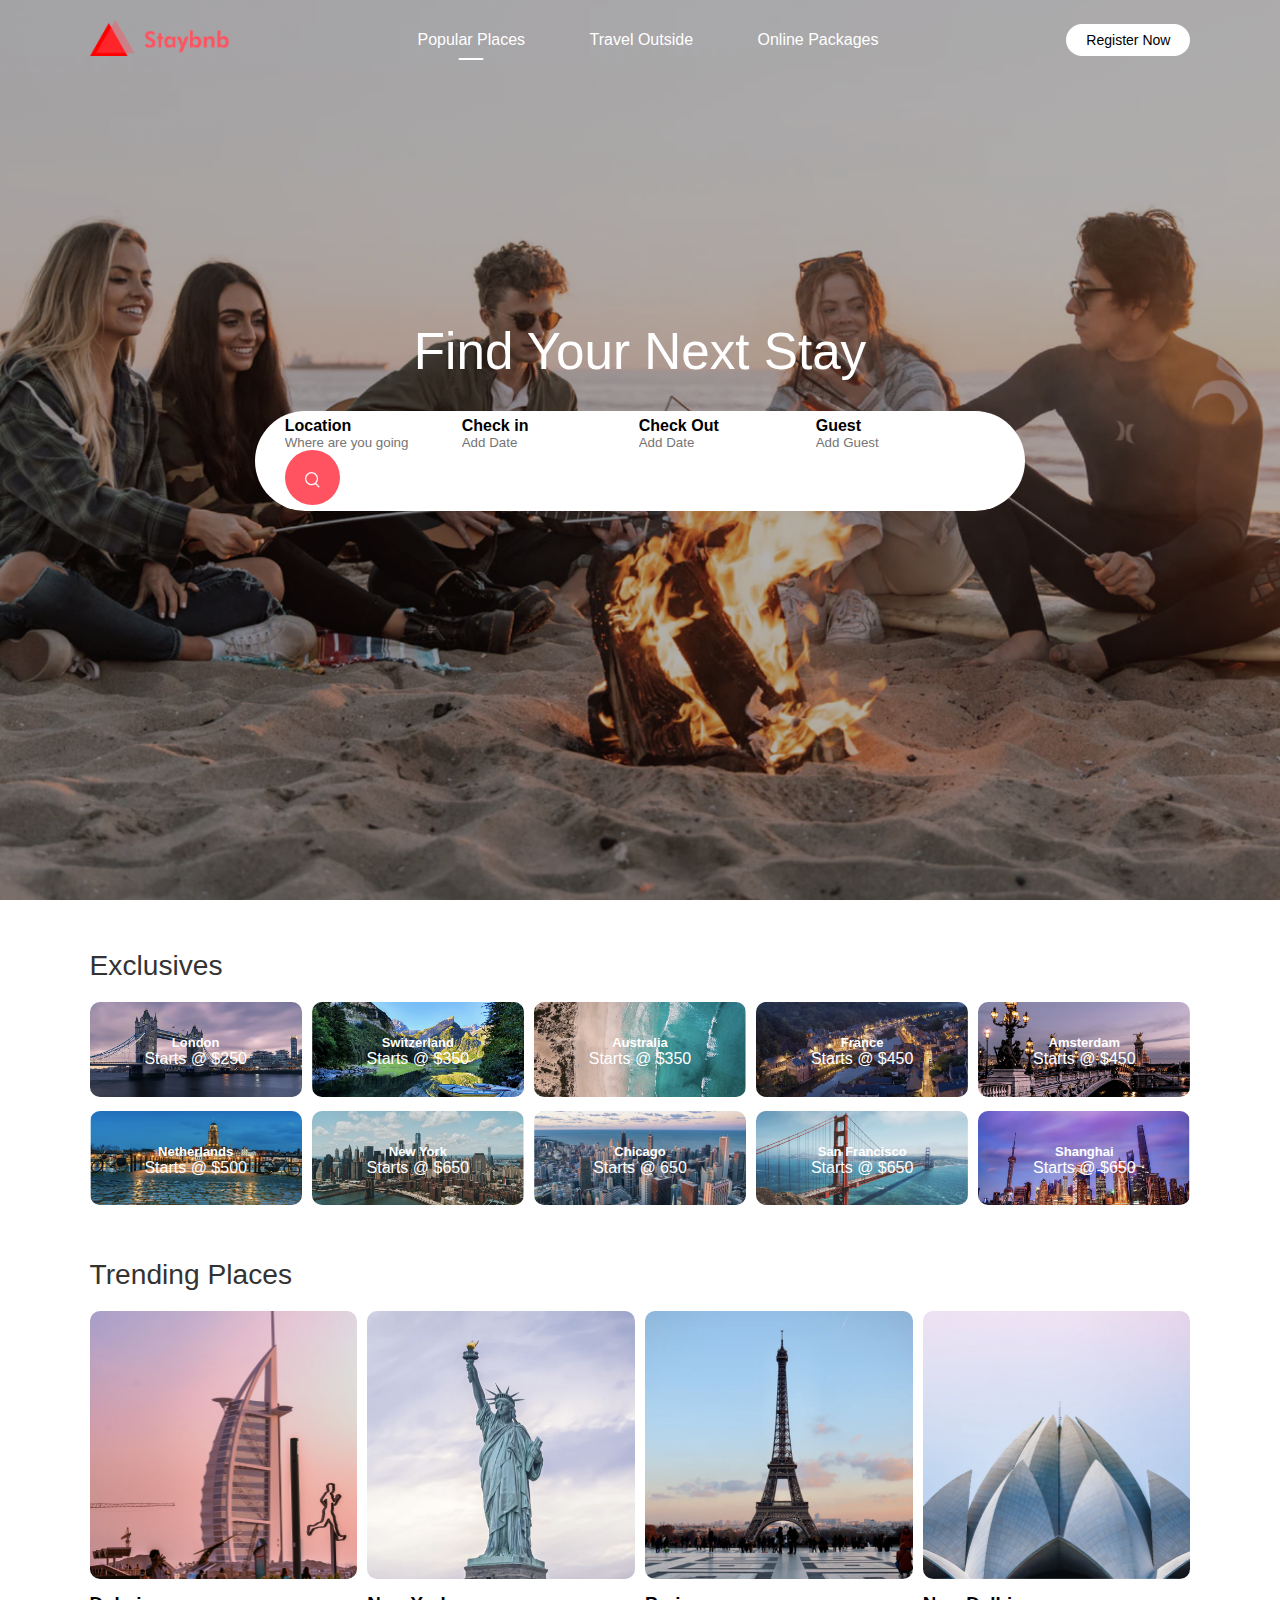
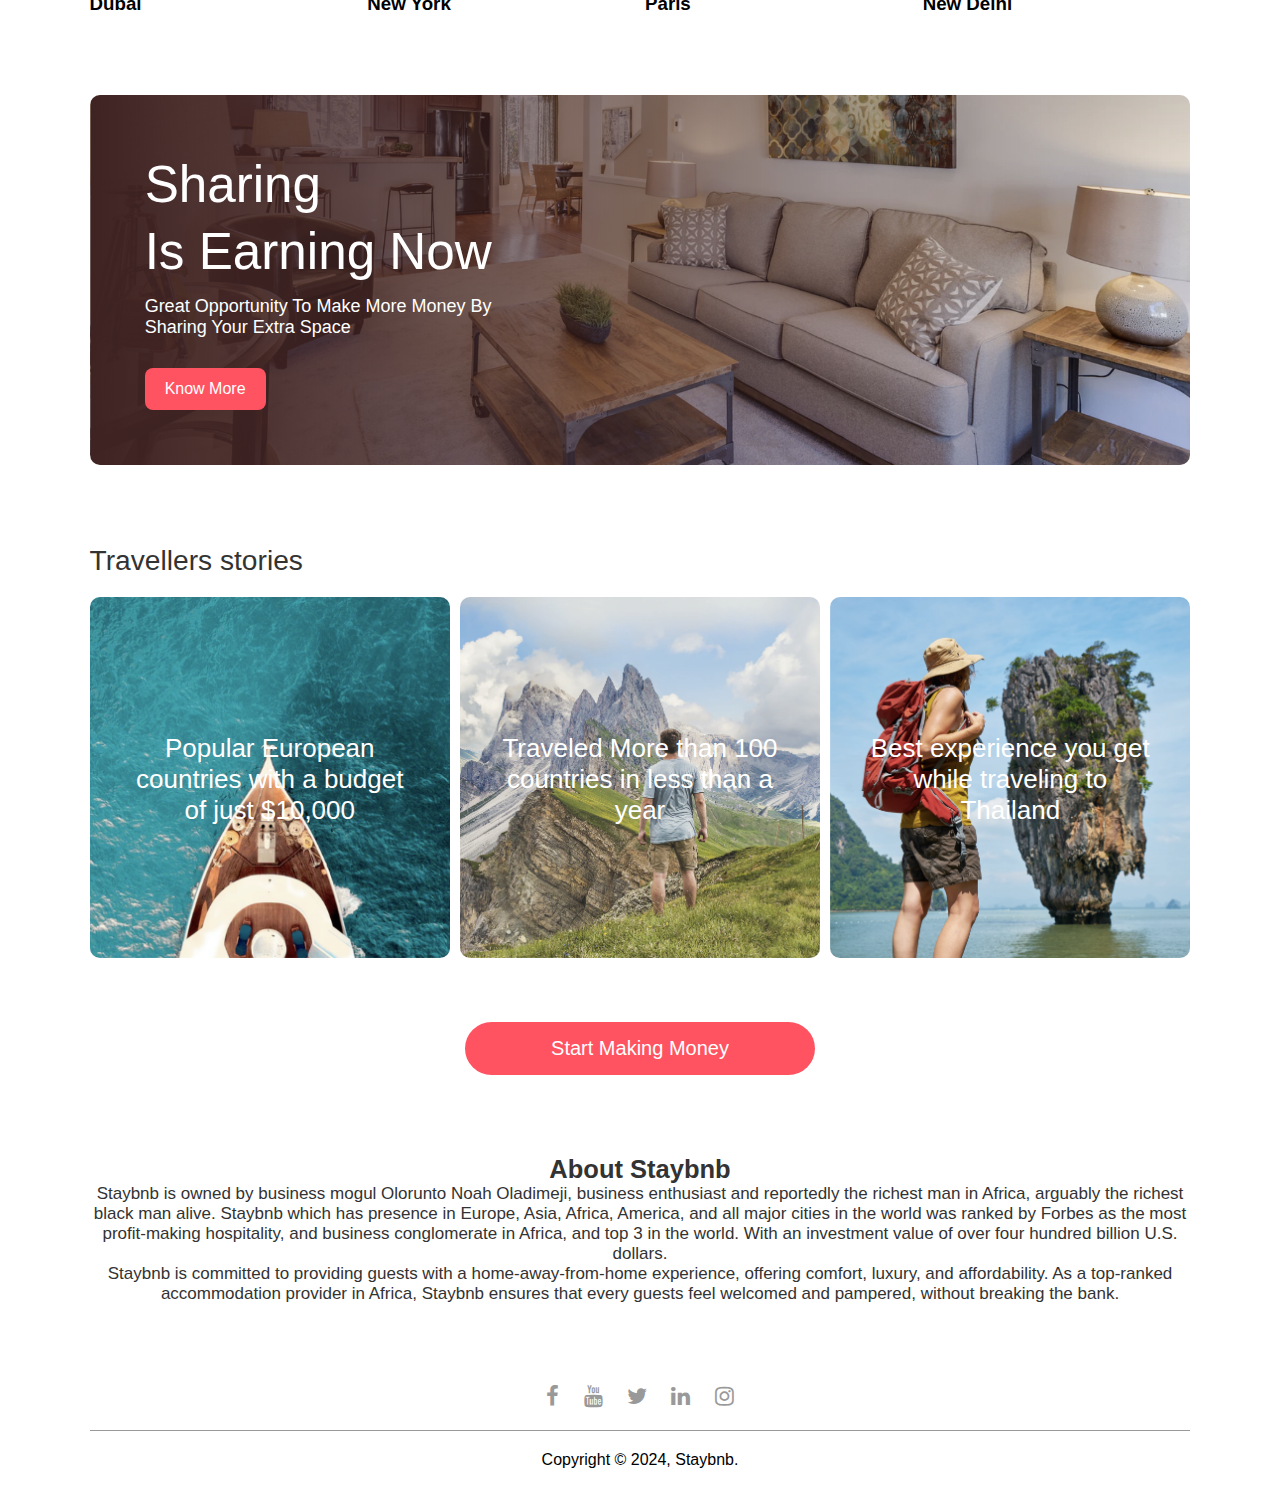
<file: index.html>
<!DOCTYPE html>
<html lang="en">
<head>
    <meta charset="UTF-8">
    <meta name="viewport" content="width=device-width, initial-scale=1.0">
    <title>Staybnb Official</title>
    <link rel="stylesheet" href="https://stackpath.bootstrapcdn.com/font-awesome/4.7.0/css/font-awesome.min.css">
    <link rel="stylesheet" href="style.css">
</head>
<body>
    <div class="header">
        <nav id="navBar">
            <a href="index.html">
                <img src="images/logo-red.png" class="logo">
            </a>

            <ul class="nav-links">
                <li><a href="#" class="active">Popular Places</a></li>
                <li><a href="house.html">Travel Outside</a></li>
                <li><a href="listing.html">Online Packages</a></li>
            </ul>
            <a href="#" class="register-btn">Register Now</a>
            <i class="fa fa-bars" onclick="togglebtn()"></i>
        </nav>
        <div class="container">
            <h1>Find Your Next Stay</h1>
            <div class="search-bar">
                <form>
                    <div>
                        <label>Location</label>
                        <input type="text" placeholder="Where are you going">
                    </div>
                    <div>
                        <label>Check in</label>
                        <input type="text" placeholder="Add Date">
                    </div>
                    <div>
                        <label>Check Out</label>
                        <input type="text" placeholder="Add Date">
                    </div>
                    <div>
                        <label>Guest</label>
                        <input type="text" placeholder="Add Guest">
                    </div>
                    <button type="submit"><img src="images/search.png"></button>

                </form>
            </div>
        </div>
    </div>

    <div class="container">
        <h2 class="sub-title">Exclusives</h2>
        <div class="exclusives">
            <div>
                <img src="images/image-1.png">
                <span>
                    <h3>London</h3>
                    <p>Starts @ $250 </p>
                </span>
            </div>
            <div>
                <img src="images/image-2.png">
                <span>
                    <h3>Switzerland</h3>
                    <p>Starts @ $350 </p>
                </span>
            </div>
            <div>
                <img src="images/image-3.png">
                <span>
                    <h3>Australia</h3>
                    <p>Starts @ $350 </p>
                </span>
            </div>
            <div>
                <img src="images/image-4.png">
                <span>
                    <h3>France</h3>
                    <p>Starts @ $450 </p>
                </span>
            </div>
            <div>
                <img src="images/image-5.png">
                <span>
                    <h3>Amsterdam</h3>
                    <p>Starts @ $450 </p>
                </span>
            </div>
            <div>
                <img src="images/image-6.png">
                <span>
                    <h3>Netherlands</h3>
                    <p>Starts @ $500 </p>
                </span>
            </div>
            <div>
                <img src="images/image-7.png">
                <span>
                    <h3>New York</h3>
                    <p>Starts @ $650 </p>
                </span>
            </div>
            <div>
                <img src="images/image-8.png">
                <span>
                    <h3>Chicago</h3>
                    <p>Starts @ 650 </p>
                </span>
            </div>
            <div>
                <img src="images/image-9.png">
                <span>
                    <h3>San Francisco</h3>
                    <p>Starts @ $650 </p>
                </span>
            </div>
            <div>
                <img src="images/image-10.png">
                <span>
                    <h3>Shanghai</h3>
                    <p>Starts @ $650 </p>
                </span>
            </div>
        </div>
        
        <h2 class="sub-title">Trending  Places</h2>
        <div class="trending">
            <div>
                <img src="images/dubai.png">
                <h3>Dubai</h3>
                </div>
            <div>
                <img src="images/new-york.png">
                <h3>New York</h3>
            </div>
            <div>
                <img src="images/paris.png">
                <h3>Paris</h3>
            </div>
            <div>
                <img src="images/new-delhi.png">
                <h3>New Delhi</h3>
            </div>
        </div>
       
        <div class="cta">
            <h3>Sharing <br>Is Earning Now</h3>
            <p>Great Opportunity To Make More Money By <br>Sharing Your Extra Space</p>
            <a href="#" class="cta-btn">Know More</a>
        </div>

        <h2 class="sub-title">Travellers stories</h2>
        <div class="stories">
            <div>
                <img src="images/story-1.png">
                <p>Popular European countries with a budget of just $10,000</p>
            </div>
            <div>
                <img src="images/story-2.png">
                <p>Traveled More than 100 countries in less than a year</p>
            </div>
            <div>
                <img src="images/story-3.png">
                <p>Best experience you get while traveling to Thailand</p>
            </div>
        </div>
        <a href="#" class="start-btn">Start Making Money</a>
        <div class="about-msg">
            <h2>About Staybnb</h2>
            <p>Staybnb is owned by business mogul Olorunto Noah Oladimeji, business enthusiast and reportedly the richest man in Africa, arguably the richest black man alive. Staybnb
                 which has presence in Europe, Asia, Africa, America, and all major cities in the world was ranked by Forbes as the most profit-making hospitality, and business conglomerate in Africa, and top 3 in the world. With an investment value of over four hundred billion U.S. dollars.
                <br>Staybnb is committed to providing guests with a home-away-from-home experience,
                 offering comfort, luxury, and affordability. As a top-ranked accommodation provider in Africa,
                  Staybnb ensures that every guests feel welcomed and pampered, without breaking the bank.
            </p>
        </div>

        <div class="footer">
            <a href="https://facebook.com"><i class="fa fa-facebook"></i></a>
            <a href="https://youtube.com"><i class="fa fa-youtube"></i></a>
            <a href="https://twitter.com"><i class="fa fa-twitter"></i></a>
            <a href="https://linkedin.com"><i class="fa fa-linkedin"></i></a>
            <a href="https://instagram.com"><i class="fa fa-instagram"></i></a>
            <hr>
            <p>Copyright © 2024, Staybnb.</p>

        </div>
    </div>
    
    <script src="js.js"></script>
</body>
</html>
</file>
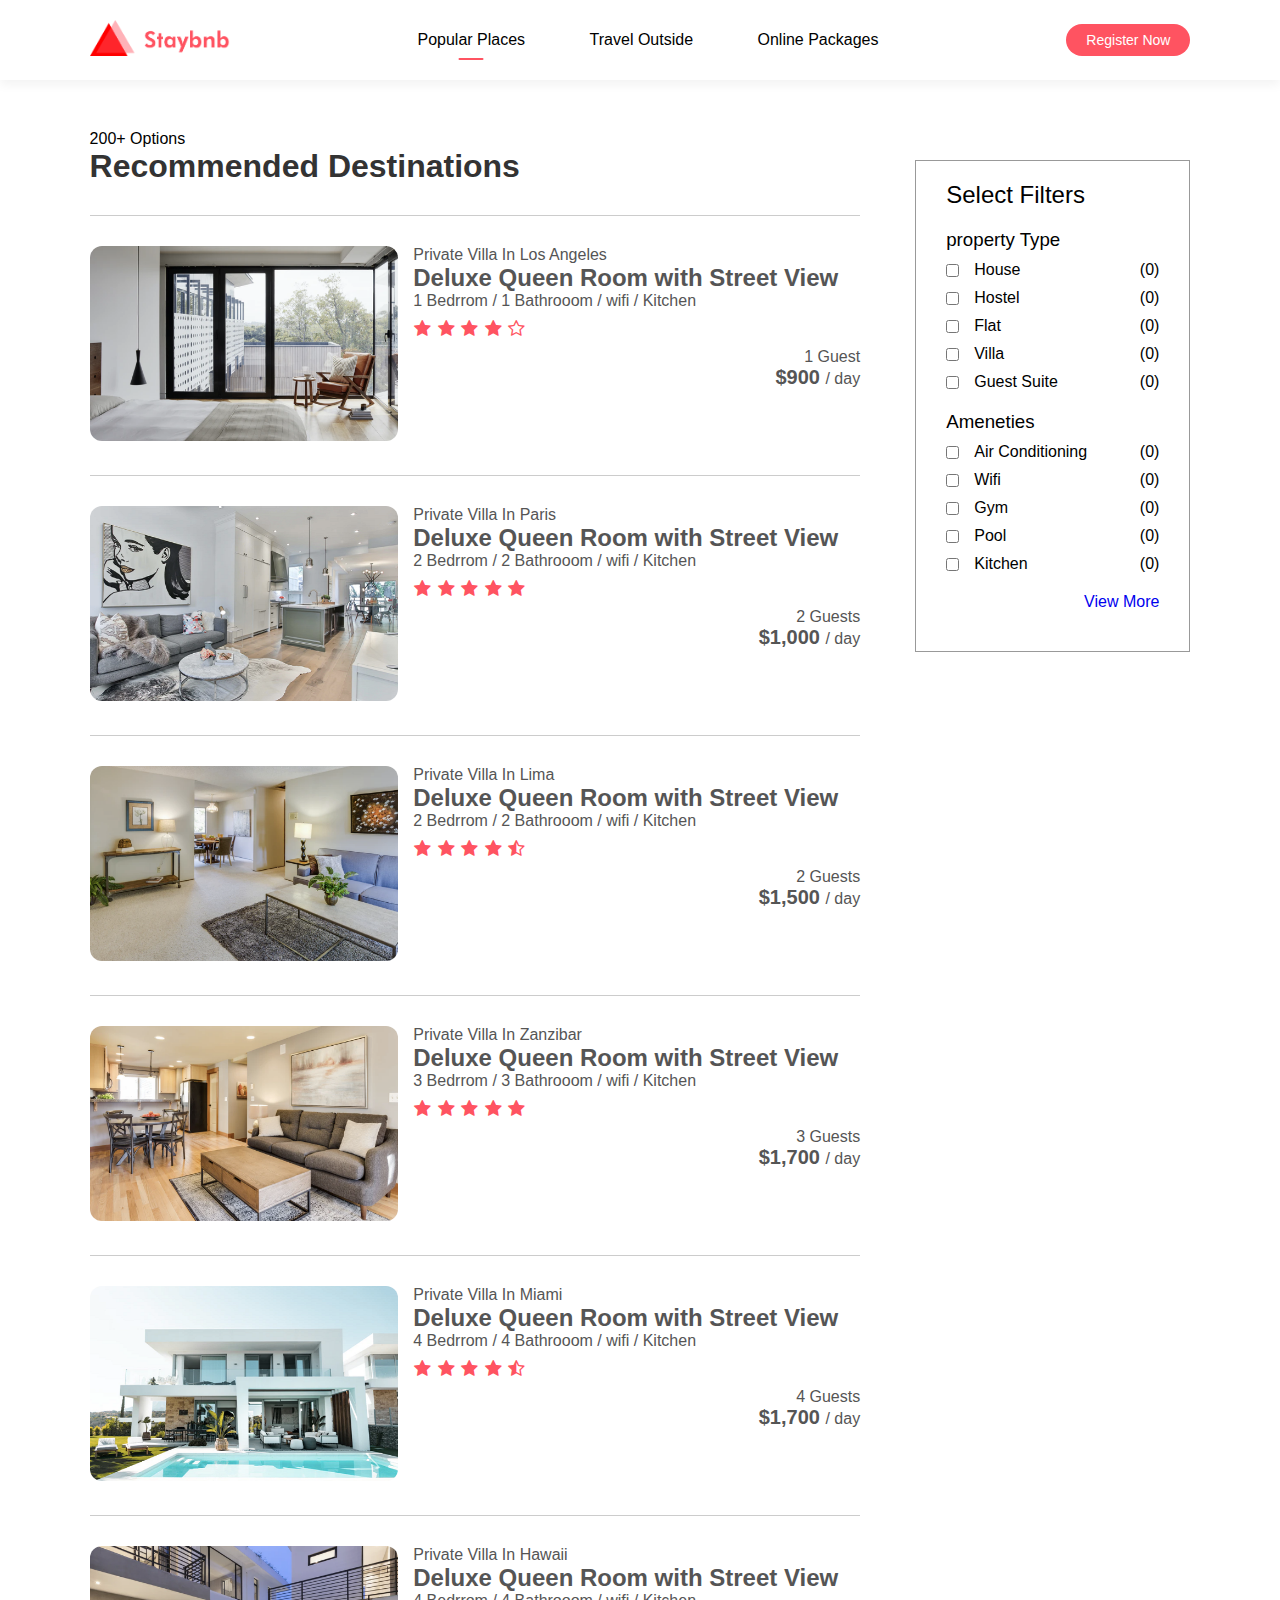
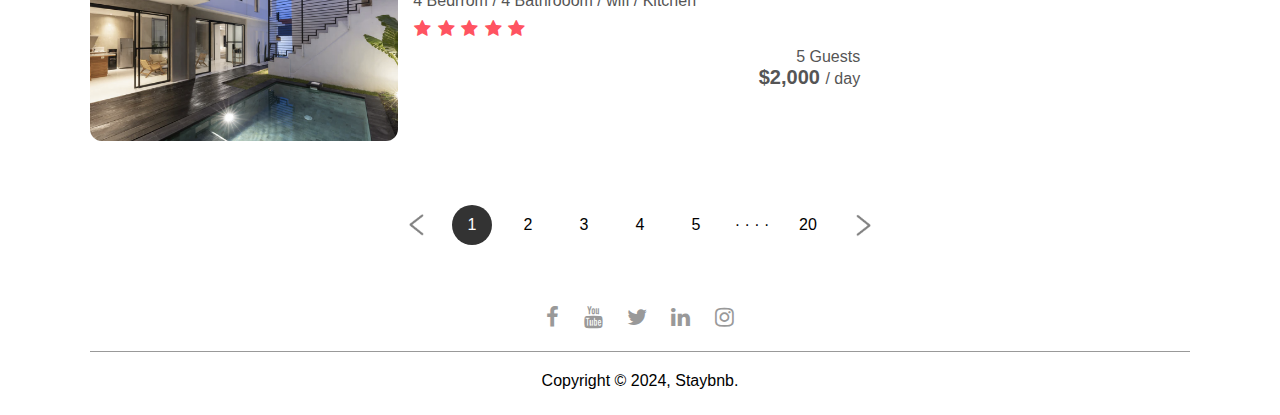
<file: listing.html>
<!DOCTYPE html>
<html lang="en">
<head>
    <meta charset="UTF-8">
    <meta name="viewport" content="width=device-width, initial-scale=1.0">
    <title>Staybnb Official</title>
    <link rel="stylesheet" href="style.css">
    <link rel="stylesheet" href="https://stackpath.bootstrapcdn.com/font-awesome/4.7.0/css/font-awesome.min.css">
</head>
<body>
    <nav id="navBar" class="navbar-white">
        <a href="index.html">
            <img src="images/logo-red.png" class="logo">
        </a>
        
        <ul class="nav-links">
            <li><a href="#" class="active">Popular Places</a></li>
            <li><a href="house.html">Travel Outside</a></li>
            <li><a href="#">Online Packages</a></li>
        </ul>
        <a href="#" class="register-btn">Register Now</a>
        <i class="fa fa-bars" onclick="togglebtn()"></i>
    </nav>

    <div class="container">

        <div class="list-container">
            <div class="left-col">
                <p>200+ Options</p>
                <h1>Recommended Destinations</h1>
                <div class="house">
                    <div class="house-img">
                        <img src="images/image-s1.png">
                    </div>
                    <div class="house-info">
                        <p>Private Villa In Los Angeles</p>
                        <h2>Deluxe Queen Room with Street View</h2>
                        <p>1 Bedrrom / 1 Bathrooom / wifi / Kitchen</p>
                        <i class="fa fa-star"></i>
                        <i class="fa fa-star"></i>
                        <i class="fa fa-star"></i>
                        <i class="fa fa-star"></i>
                        <i class="fa fa-star-o"></i>
                        <div class="house-price">
                        <p>1 Guest</p>
                        <h4>$900 <span>/ day</span></h4>
                        </div>
                    </div>

                </div>
                <div class="house">
                    <div class="house-img">
                        <img src="images/image-s2.png">
                    </div>
                    <div class="house-info">
                        <p>Private Villa In Paris</p>
                        <h2>Deluxe Queen Room with Street View</h2>
                        <p>2 Bedrrom / 2 Bathrooom / wifi / Kitchen</p>
                        <i class="fa fa-star"></i>
                        <i class="fa fa-star"></i>
                        <i class="fa fa-star"></i>
                        <i class="fa fa-star"></i>
                        <i class="fa fa-star"></i>
                        <div class="house-price">
                        <p>2 Guests</p>
                        <h4>$1,000 <span>/ day</span></h4>
                        </div>
                    </div>

                </div>
                <div class="house">
                    <div class="house-img">
                        <img src="images/image-s3.png">
                    </div>
                    <div class="house-info">
                        <p>Private Villa In Lima</p>
                        <h2>Deluxe Queen Room with Street View</h2>
                        <p>2 Bedrrom / 2 Bathrooom / wifi / Kitchen</p>
                        <i class="fa fa-star"></i>
                        <i class="fa fa-star"></i>
                        <i class="fa fa-star"></i>
                        <i class="fa fa-star"></i>
                        <i class="fa fa-star-half-o"></i>
                        <div class="house-price">
                        <p>2 Guests</p>
                        <h4>$1,500 <span>/ day</span></h4>
                        </div>
                    </div>

                </div>
                <div class="house">
                    <div class="house-img">
                        <img src="images/image-s4.png">
                    </div>
                    <div class="house-info">
                        <p>Private Villa In Zanzibar</p>
                        <h2>Deluxe Queen Room with Street View</h2>
                        <p>3 Bedrrom / 3 Bathrooom / wifi / Kitchen</p>
                        <i class="fa fa-star"></i>
                        <i class="fa fa-star"></i>
                        <i class="fa fa-star"></i>
                        <i class="fa fa-star"></i>
                        <i class="fa fa-star"></i>
                        <div class="house-price">
                        <p>3 Guests</p>
                        <h4>$1,700 <span>/ day</span></h4>
                        </div>
                    </div>

                </div>
                <div class="house">
                    <div class="house-img">
                        <img src="images/image-s5.png">
                    </div>
                    <div class="house-info">
                        <p>Private Villa In Miami </p>
                        <h2>Deluxe Queen Room with Street View</h2>
                        <p>4 Bedrrom / 4 Bathrooom / wifi / Kitchen</p>
                        <i class="fa fa-star"></i>
                        <i class="fa fa-star"></i>
                        <i class="fa fa-star"></i>
                        <i class="fa fa-star"></i>
                        <i class="fa fa-star-half-o"></i>
                        <div class="house-price">
                        <p>4 Guests</p>
                        <h4>$1,700 <span>/ day</span></h4>
                        </div>
                    </div>

                </div>
                <div class="house">
                    <div class="house-img">
                        <img src="images/image-s6.png">
                    </div>
                    <div class="house-info">
                        <p>Private Villa In Hawaii</p>
                        <h2>Deluxe Queen Room with Street View</h2>
                        <p>4 Bedrrom / 4 Bathrooom / wifi / Kitchen</p>
                        <i class="fa fa-star"></i>
                        <i class="fa fa-star"></i>
                        <i class="fa fa-star"></i>
                        <i class="fa fa-star"></i>
                        <i class="fa fa-star"></i>
                        <div class="house-price">
                        <p>5 Guests</p>
                        <h4>$2,000 <span>/ day</span></h4>
                        </div>
                    </div>

                </div>
            </div>
            <div class="right-col">
                <div class="sidebar">
                    <h2>Select Filters</h2>
                    <h3>property Type</h3>
                    <div class="filter">
                        <input type="checkbox"> <p>House</p><span>(0)</span>
                    </div>
                    <div class="filter">
                        <input type="checkbox"> <p>Hostel</p><span>(0)</span>
                    </div>
                    <div class="filter">
                        <input type="checkbox"> <p>Flat</p><span>(0)</span>
                    </div>
                    <div class="filter">
                        <input type="checkbox"> <p>Villa</p><span>(0)</span>
                    </div>
                    <div class="filter">
                        <input type="checkbox"> <p>Guest Suite</p><span>(0)</span>
                    </div>
                    <h3>Ameneties</h3>
                    <div class="filter">
                        <input type="checkbox"> <p>Air Conditioning</p> <span>(0)</span>
                    </div>
                    <div class="filter">
                        <input type="checkbox"> <p>Wifi</p><span>(0)</span>
                    </div>
                    <div class="filter">
                        <input type="checkbox"> <p>Gym</p><span>(0)</span>
                    </div>
                    <div class="filter">
                        <input type="checkbox"> <p>Pool</p><span>(0)</span>
                    </div>
                    <div class="filter">
                        <input type="checkbox"> <p>Kitchen</p><span>(0)</span>
                    </div>
                    <div class="sidebar-link">
                        <a href="#">View More</a>
                    </div>
                </div>
            </div>

        </div>

        <div class="pagination">
            <img src="images/arrow.png">
            <span class="current">1</span>
            <span>2</span>
            <span>3</span>
            <span>4</span>
            <span>5</span>
            <span>&middot; &middot; &middot; &middot;</span>
            <span>20</span>
            <img src="images/arrow.png" class="right-arrow">
        </div>

        <div class="footer">
            <a href="https://facebook.com"><i class="fa fa-facebook"></i></a>
            <a href="https://youtube.com"><i class="fa fa-youtube"></i></a>
            <a href="https://twitter.com"><i class="fa fa-twitter"></i></a>
            <a href="https://linkedin.com"><i class="fa fa-linkedin"></i></a>
            <a href="https://instagram.com"><i class="fa fa-instagram"></i></a>
            <hr>
            <p>Copyright © 2024, Staybnb.</p>
         </div>
    </div>

    <script src="js.js"></script>
</body>
</html>
</file>
<file: style.css>
*{
    margin: 0;
    padding: 0;
    box-sizing: border-box;
    font-family: sans-serif;
}

.header{
    min-height: 100vh;
    width: 100%;
    background-image: linear-gradient(rgba(0,0,0,0.3),rgba(0,0,0,0.3)),url(images/banner.png);
    background-size: cover;
    background-position: center;
}

nav{
    display: flex;
    align-items: center;
    justify-content: space-between;
    padding: 20px 7%;
}

.logo{
    width: 140px;
    cursor: pointer;
}

.nav-links li{
    list-style: none;
    display: inline-block;
    margin: 10px 30px;
}

.nav-links li a{
    text-decoration: none;
    color: #fff;
}

.register-btn{
    background: #fff;
    color: #000;
    padding: 8px 20px;
    border-radius: 20px;
    text-decoration: none;
    font-size: 14px;
}

.container{
    padding: 0 7%;
}

.header h1{
    font-size: 4vw;
    font-weight: 500;
    color: #fff;
    text-align: center;
    padding-top: 22%;
}

.search-bar{
    background: #fff;
    width: 70%;
    margin: 30px auto;
    padding: 6px 10px 6px 30px;
    border-radius: 50px;
}

.search-bar form{
    display: flex;
    align-items: center;
    flex-wrap: wrap;
}

.search-bar form input{
    display: block;
    border: 0;
    outline: none;
    background: transparent;
}

.search-bar form button{
    background: #ff5361;
    width: 55px;
    height: 55px;
    border-radius: 50%;
    border: 0;
    outline: none;
    cursor: pointer;
}

.search-bar form button img{
    width: 15px;
    margin-top: 7px;
}

.location-input{
    flex: 1;
}

.search-bar form label{
    font-weight: 600;
}


/*-------Exclusives------*/
.sub-title{
    margin: 50px 0 20px;
    font-size: 2.2vw;
    font-weight: 500;
    color: #333;
}

.exclusives{
    display: grid;
    grid-template-columns: repeat(auto-fit, minmax(200px, 1fr));
    grid-gap: 10px;
}

.exclusives div img{
    width: 100%;
    border-radius: 10px;
}

.exclusives div{
    position: relative;
}

.exclusives div h3{
    font-size: small;
}

.exclusives div span{
    position: absolute;
    top: 50%;
    left: 50%;
    transform: translate(-50%, -50%);
    text-align: center;
    color: #fff;
}

/*------trending places-------*/
.trending{
    display: grid;
    grid-template-columns: repeat(auto-fit, minmax(200px, 1fr));
    grid-gap: 10px;
}

.trending div img{
    width: 100%;
    border-radius: 10px;
}

.trending h3{
    font-weight: 600;
    margin-top: 10px;
}

/*--------call to action*/
.cta{
    margin: 80px 0;
    background-image: linear-gradient(to right, #3f2323, transparent), url(images/banner-2.png);
    background-size: cover;
    background-position: center;
    border-radius: 10px;
    padding: 5%;
    color: #fff;
}

.cta h3{
    font-size: 4vw;
    line-height: 5.3vw;
    font-weight: 500;
}

.cta p{
    font-size: 18px;
    margin: 10px 0;
}

.cta-btn{
    background: #ff5361;
    color: #fff;
    text-decoration: none;
    padding: 12px 20px;
    border-radius: 8px;
    margin-top: 20px;
    display: inline-block;
  
}

/*------travellers stories-------*/
.stories{
    display: grid;
    grid-template-columns: repeat(auto-fit, minmax(200px, 1fr));
    grid-gap: 10px;
}

.stories div img{
    width: 100%;
    border-radius: 10px;
}

.stories div{
    position: relative;
    text-align: center;
}

.stories p{
    width: 80%;
    position: absolute;
    top: 50%;
    left: 50%;
    transform: translate(-50%,-50%);
    color: #fff;
    font-size: 26px;
}

.start-btn{
    text-decoration: none;
    background: #ff5361;
    color: #fff;
    max-width: 350px;
    display: block;
    text-align: center;
    margin: 60px auto;
    padding: 15px;
    border-radius: 30px;
    font-size: 20px;

}

/*--------about-msg---------*/
.about-msg{
    text-align: center;
    margin: 80px 0;
    color: #333;
    font-size: 17px;
}

about-msg h2{
    font-size: 28px;
    margin-bottom: 20px;
    font-weight: 500;
}

/*-------footer-------*/
.footer{
    margin: 50px 0 10px;
    text-align: center;
}

.footer a{
    text-decoration: none;
    color: #999;
    font-size: 22px;
    margin: 0 10px;
}

.footer hr{
    background: #999;
    height: 1px;
    width: 100%;
    border: 0;
    margin: 20px 0;
}

.footer p{
    padding-bottom: 15px;
}

.active{
    position: relative;
}

.active::after{
    content: '';
    background: #fff;
    width: 25px;
    height: 2px;
    position: absolute;
    left: 50%;
    transform: translateX(-50%);
    bottom: -12px;
    border-radius: 2px;
}

nav .fa-bars{
    display: none;
}
/*-----for small screen devices-------*/

@media only screen and (max-width: 700px){
    .logo{
        position: fixed;
        top: 4%;
        left: 7%;
    }
    nav{
        position: fixed;
        top: 0;
        z-index: 100;
        display: inline-block;
        width: 100%;
        padding: 100px 7% 0;
        background: #000;
        text-align: right;
        max-height: 100px;
        overflow: hidden;
        transition: max-height 0.5s;

    }
    nav .nav-links li{
        margin: 10px 0;
        display: block;
    }
    .register-btn{
        margin: 15px 0 30px;
        display: inline-block;
    }
    nav .fa-bars{
        display: block;
        position: fixed;
        top: 4%;
        right: 7%;
        color: #fff;
        font-size: 28px;
    }
    .active::after{
        left: -40px;
        transform: translate(0, 50%);
        bottom: 50%;
    }
    .hidemenu{
        max-height: 300px;
    }
    .header h1{
        padding-top: 200px;
        font-size: 7vw;
    }
    .search-bar{
        width: 90%;
        margin: 30px auto;
        padding: 20px 10px 30px;
        border-radius: 5px;
        position: relative;
    }
    .search-bar form{
        display: block;
    }
    .search-bar form input{
        border-bottom: 1px solid #ddd;
        width: 100%;
        margin-bottom: 20px;
        margin-top: 10px;
        padding-bottom: 10px;
  }

    .search-bar form button{
        position: absolute;
        bottom: 0;
        left: 50%;
        transform: translate(-50%, 50%);
    }
    .sub-title{
        font-size: 6vw;
    }
    .cta{
        padding: 15% 5%;

    }

    .cta h3{
        font-size: 7vw;
        line-height: 8vw;
    }
    .cta p{
        font-size: 14px;
    }
    .cta-btn{
        padding: 6px 15px;
        border-radius: 4px;
        margin-top: 10px;
        font-size: 14px;
    }

    .stories p{
        font-size: 22px;
    }
    .about-msg{
        font-size: 15px;
    }
}

/*------listing page-------*/

.navbar-white{
    background: #fff;
    box-shadow: 0 5px 10px rgba(0,0,0,0.05);
}

.navbar-white .nav-links li a{
    color: #000;
}

.navbar-white .register-btn{
    background: #ff5361;
    color: #fff;
}

nav.navbar-white .fa-bars{
    color: #000;
}

nav.navbar-white .active::after{
    background: #ff5361;
}
.list-container{
    margin-top: 50px;
    display: flex;
    flex-wrap: wrap;
    justify-content: space-between;
}
.left-col{
    flex-basis: 70%;
}
.right-col{
    flex-basis: 25%;
}
.left-col h1{
    color: #333;
    font-weight: 600;
    margin-bottom: 30px;
}
.house{
    display: flex;
    justify-content: space-between;
    flex-wrap: wrap;
    padding: 30px 0;
    border-top: 1px solid #ccc;
}
.house-img{
    flex-basis: 40%;
}
.house-info{
    flex-basis: 58%;
    color: #555;
}
.house-img img{
    width: 100%;
    border-radius: 12px;
}
.house-info h3{
    font-weight: 600;
    color: #333;
    font-size: 22px;
    margin: 4px 0;
}
.house-info i{
    color: #ff5361;
    font-size: 18px;
    margin: 10px 1px;
}
.house-price{
    text-align: right;
}
.house-price h4{
    font-size: 20px;
}
.house-price h4 span{
    font-size: 16px;
    font-weight: 500;
}
.sidebar{
    border: 1px solid #999;
    padding: 20px 30px;
    margin-top: 30px;
}
.sidebar h2{
    font-weight: 500;

}
.sidebar h3{
    font-weight: 500;
    margin: 20px 0 10px;
}
.filter{
    display: flex;
    align-items: center;
    margin-bottom: 10px;
}
.filter p{
    flex: 1;
}
.filter input{
    margin-right: 15px;
    cursor: pointer;
}
.sidebar-link{
    text-align: right;
    margin: 20px 0;
}
.sidebar-link a{
    text-decoration: none;
}
.pagination{
    display: flex;
    align-items: center;
    justify-content: center;
    margin: 20px 0;
}
.pagination img{
    width: 15px;
    margin: 10px 20px;
}
.right-arrow{
    transform: rotate(180deg);
}
.pagination span{
    margin: 10px 8px;
    width: 40px;
    height: 40px;
    line-height: 40px;
    text-align: center;
    border-radius: 50%;
    cursor: pointer;
}
.pagination .current{
    background: #333;
    color: #fff;
}

/*small screen for listing page*/

@media only screen and (max-width: 700px){
    .list-container{
        margin-top: 150px;
    }
    .left-col, .right-col, .house-img, .house-info{
        flex-basis: 100%;
    }
    .left-col h1{
        font-size: 22px;
    }
    .house-info h2{
        font-size: 12px;
    }
    .house-info i{
        font-size: 16px;
    }
    .pagination span{
        margin: 10px 2px;
        width: 30px;
        height: 30px;
        line-height: 30px;
        font-size: 12px;
    }
}

/*-------house-details page------*/
.house-details{
    padding: 0 12%;
}
.house-title{
    margin-top: 50px;
}
.house-title h1{
    font-weight: 600;
}
.house-title .row{
    display: flex;
    flex-wrap: wrap;
    align-items: center;
    margin: 10px 0;
}
.house-title span{
    margin: 0 20px;
}
.house-title i{
    color: #ff5361;
    font-size: 14px;
}
.gallery{
    display: grid;
    grid-gap: 10px;
    grid-template-areas: 'first first . .' 'first first . .';
    margin: 20px 0;
}
.gallery div img{
    width: 100%;
    display: block;
    border-radius: 10px;
}
.gallery-img-1{
    grid-area: first;
}
.small-details h2{
    font-weight: 500;
}
.email-details h4{
    text-align: right;
    font-size: 22px;
}
.line{
    border: 0;
    height: 1px;
    background: #ccc;
    width: 100%;
    max-width: 800px;
    margin: 20px 0 50px;
}
.check-form{
    margin: 30px 0;
    background: #fff;
    box-shadow: 0 0 30px rgba(0,0,0,0.3);
    border-radius: 8px;
    display: flex;
    flex-wrap: wrap;
    align-items: center;
    padding: 10px 50px;
}
.check-form label{
    display: block;
}
.check-form div{
    padding: 20px;
}
.check-form input{
    background: transparent;
    border: 0;
    outline: none;
}
.check-form button{
    background: #ff5361;
    border: 0;
    outline: none;
    color: #fff;
    padding: 18px;
    width: 230px;
    border-radius: 8px;
    font-size: 16px;
}
.guest-field{
    flex: 1;
}
.details-list{
    list-style: none;
    margin: 50px 0;
}
.details-list li{
    margin-left: 50px;
    font-size: 20px;
    font-weight: 500;
    margin-bottom: 20px;
    color: #555;
    position: relative;
}
.details-list li span{
    display: block;
    font-weight: 400;
    font-size: 16px;
}
.details-list li i{
    position: absolute;
    top: 5px;
    left: -40px;
}
.home-desc{
    max-width: 700px;
    margin-bottom: 50px;
}
.map{
    margin: 50px 0;
}
.map iframe{
    width: 100%;
    margin-bottom: 30px;
}
.map h3{
    font-size: 26px;
    font-weight: 500;
    margin-bottom: 30px;
}
.map b{
    display: block;
    margin-bottom: 16px;
}
.host{
    display: flex;
    align-items: center;
}
.host img{
    width: 80px;
    border-radius: 50%;
    margin-right: 30px;
}
.host h2{
    margin-bottom: 10px;
    font-weight: 500;
}
.host i{
    color: #ff5361;
}
.contact-host{
    display: inline-block;
    margin: 40px 0 40px 120px;
    text-decoration: none;
    color: #ccc;
    padding: 15px 50px;
    border: 1px solid #ff5361;
    border-radius: 8px;
}

/*-----media query for house details page-------*/

@media only screen and (max-width: 700px){
    .house-details{
        margin-top: 150px;
    }
    .row p{
        margin-top: 10px;
    }
    .gallery{
        grid-template-areas: 'first first' '. .' '. .';
    }
    .small-details h2{
        font-size: 20px;
        margin-top: 24px;
    }
    .small-details h4{
        text-align: left;
        margin: 10px 0;
        font-size: 18px;
    }
    .check-form{
        padding: 10px 30px;
    }
    .check-form div{
        padding: 20px 0;
        width: 100%;
    }
    .check-form input{
        border-bottom: 1px solid #ccc;
        width: 100%;
        padding-bottom: 5px;
    }
    .check-form button{
        font-size: 14px;
        margin-top: 10px;
        margin-bottom: 15px;
        border-radius: 4px;
    }
    .host{
        display: block;
        line-height: 28px;
    }
    .contact-host{
        margin: 40px 0;
    }

    
}
</file>
